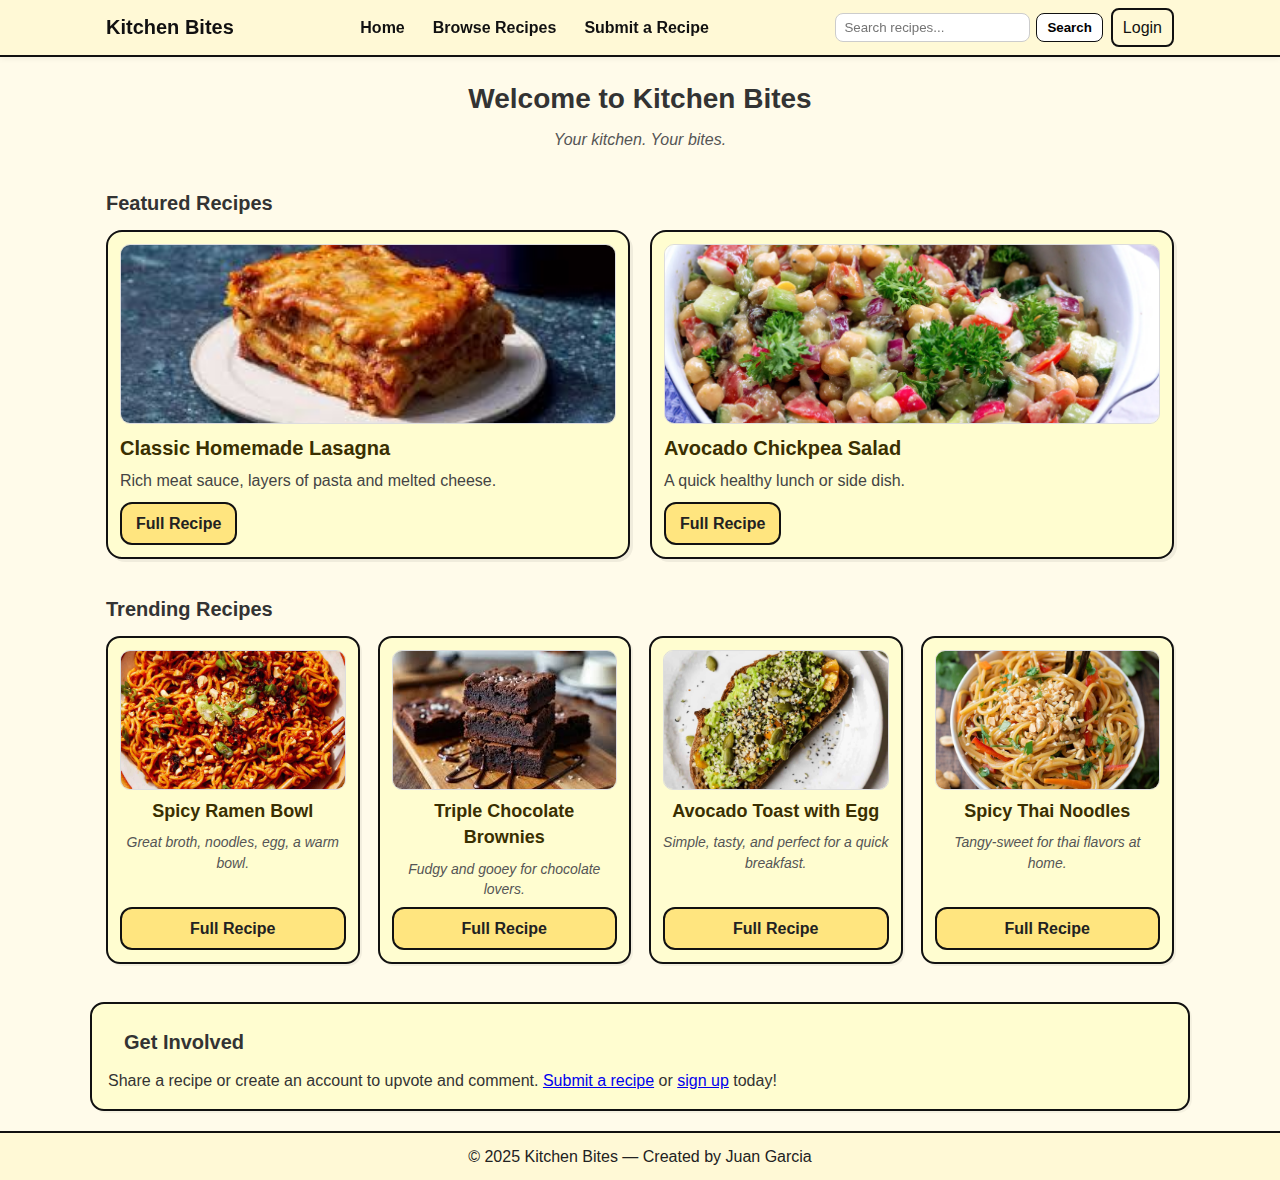
<file: index.html>
<!DOCTYPE html>
<html lang="en">
<head>
  <!-- meta tags -->
  <meta charset="utf-8" />
  <meta name="viewport" content="width=device-width,initial-scale=1" />
  <meta name="description" content="Kitchen Bites - Share and discover delicious home-cooked recipes." />
  <meta name="keywords" content="recipes, cooking, share recipes, home cooking, food blog, easy meals, kitchen bites" />
  <meta name="author" content="Juan Garcia" />
  <title>Kitchen Bites — Home</title>

  <!-- load global stylesheet -->
  <link rel="stylesheet" href="style.css" />
</head>
<body>
  <!-- site-wide navigation -->
  <nav class="navbar" role="navigation" aria-label="Main navigation">
    <div class="nav-container">
      <div class="nav-left">
        <a class="nav-logo" href="index.html" aria-label="Kitchen Bites Home"><span>Kitchen Bites</span></a>
      </div>

      <div class="nav-center" role="menubar" aria-label="Main links">
        <a class="nav-link" href="index.html">Home</a>
        <a class="nav-link" href="browse.html">Browse Recipes</a>
        <a class="nav-link" href="submit.html">Submit a Recipe</a>
      </div>

      <div class="nav-right">
        <!-- search form -->
        <form class="search-form" action="browse.html" method="get" role="search" aria-label="Search recipes">
          <input type="search" name="q" placeholder="Search recipes..." aria-label="Search recipes" />
          <button type="submit">Search</button>
        </form>
        <a class="login-link" href="login.html">Login</a>
      </div>
    </div>
  </nav>

  <!-- Hero banner introducing the site -->
  <header class="page-hero">
    <h1 class="hero-title">Welcome to Kitchen Bites</h1>
    <p class="hero-sub">Your kitchen. Your bites.</p>
  </header>

  <main>
    <!-- featured recipes section -->
    <section class="featured-section" aria-labelledby="featured-heading">
      <h2 id="featured-heading" class="section-title">Featured Recipes</h2>

      <div class="featured-container">
        <!-- first featured card  -->
        <article class="featured-card">
          <img src="images/lasagna.jpeg" alt="Classic homemade lasagna on a plate" />
          <div class="featured-content">
            <h3 class="featured-title">Classic Homemade Lasagna</h3>
            <p class="featured-desc">Rich meat sauce, layers of pasta and melted cheese.</p>
            <a class="full-recipe-button" href="recipe-lasagna.html">Full Recipe</a>
          </div>
        </article>

        <!-- second eatured card -->
        <article class="featured-card">
          <img src="images/avocado-salad.webp" alt="Avocado chickpea salad in bowl" />
          <div class="featured-content">
            <h3 class="featured-title">Avocado Chickpea Salad</h3>
            <p class="featured-desc">A quick healthy lunch or side dish.</p>
            <a class="full-recipe-button" href="recipe-avocado-salad.html">Full Recipe</a>
          </div>
        </article>
      </div>
    </section>

    <!-- trending recipes section -->
    <section class="trending-section" aria-labelledby="trending-heading">
      <h2 id="trending-heading" class="section-title">Trending Recipes</h2>

      <div class="trending-grid">
        <article class="trend-card">
          <img src="images/spicy-ramen.jpg" alt="Spicy ramen bowl" />
          <h4 class="recipe-title">Spicy Ramen Bowl</h4>
          <p class="recipe-desc small">Great broth, noodles, egg, a warm bowl.</p>
          <a class="full-recipe-button" href="recipe-ramen.html">Full Recipe</a>
        </article>

        <article class="trend-card">
          <img src="images/chocolate-brownies.jpeg" alt="Triple chocolate brownies" />
          <h4 class="recipe-title">Triple Chocolate Brownies</h4>
          <p class="recipe-desc small">Fudgy and gooey for chocolate lovers.</p>
          <a class="full-recipe-button" href="recipe-brownies.html">Full Recipe</a>
        </article>

        <article class="trend-card">
          <img src="images/avocado-toast.jpg" alt="Avocado toast with egg" />
          <h4 class="recipe-title">Avocado Toast with Egg</h4>
          <p class="recipe-desc small">Simple, tasty, and perfect for a quick breakfast.</p>
          <a class="full-recipe-button" href="recipe-avocado-toast.html">Full Recipe</a>
        </article>

        <article class="trend-card">
          <img src="images/thai-noodles.jpg" alt="Spicy Thai noodles" />
          <h4 class="recipe-title">Spicy Thai Noodles</h4>
          <p class="recipe-desc small">Tangy-sweet for thai flavors at home.</p>
          <a class="full-recipe-button" href="recipe-thai-noodles.html">Full Recipe</a>
        </article>
      </div>
    </section>

    <!-- for user engagement -->
    <section class="info-box" aria-labelledby="cta-heading">
      <h2 id="cta-heading" class="section-title">Get Involved</h2>
      <p>Share a recipe or create an account to upvote and comment. <a href="submit.html">Submit a recipe</a> or <a href="signup.html">sign up</a> today!</p>
    </section>
  </main>

  <!-- footer -->
  <footer>
    <p>&copy; 2025 Kitchen Bites — Created by Juan Garcia</p>
  </footer>
</body>
</html>
</file>
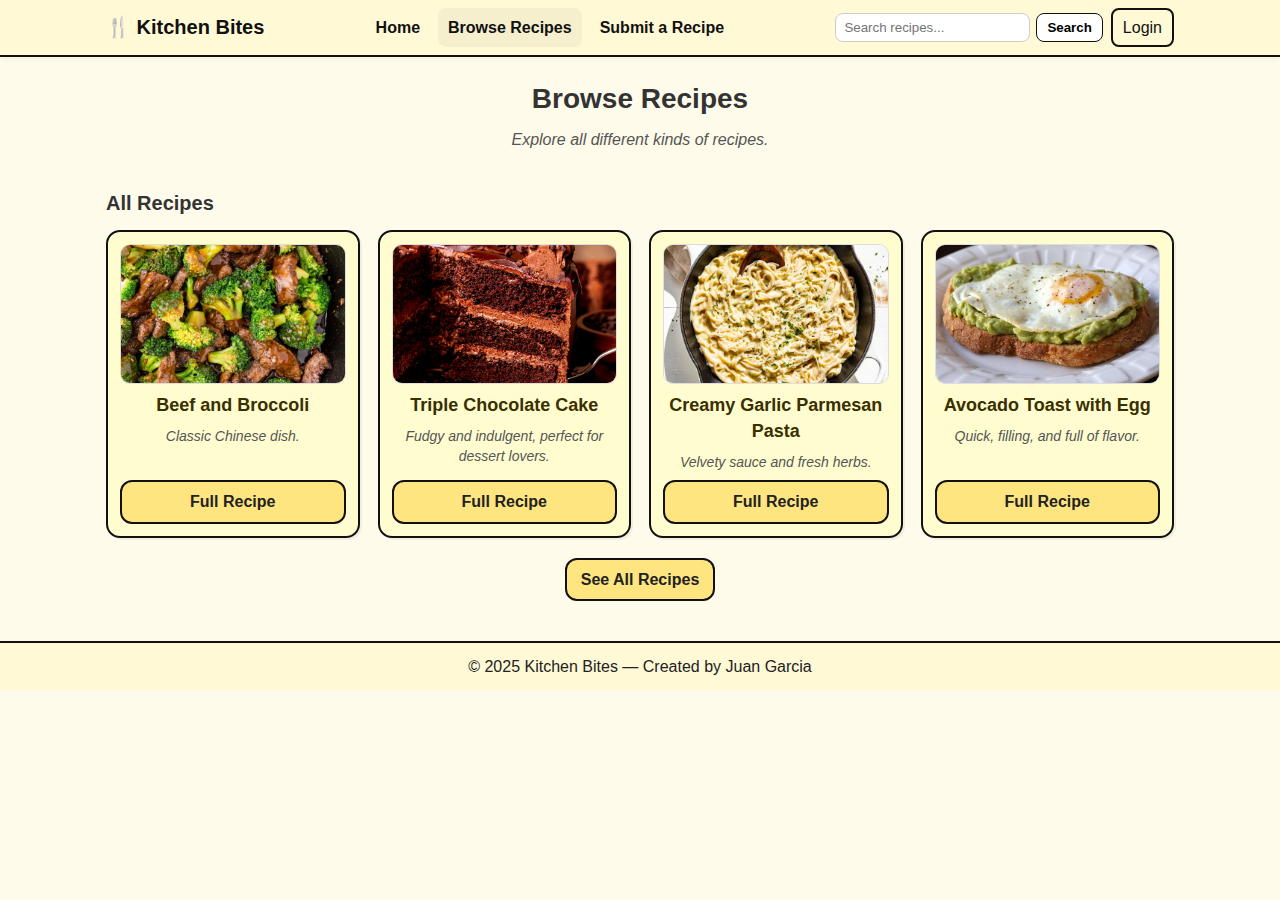
<file: browse.html>
<!DOCTYPE html>
<html lang="en">
<head>
  <!-- metadata for engagement -->
  <meta charset="utf-8" />
  <meta name="viewport" content="width=device-width,initial-scale=1" />
  <meta name="description" content="Browse a variety of delicious, user-submitted recipes on Kitchen Bites." />
  <meta name="keywords" content="browse recipes, kitchen bites, food ideas, meals, home cooking, popular recipes" />
  <meta name="author" content="Juan Garcia" />
  <title>Kitchen Bites — Browse Recipes</title>
  <link rel="stylesheet" href="style.css" />
</head>
<body>
  <!-- nav bar -->
  <nav class="navbar" role="navigation" aria-label="Main navigation">
    <div class="nav-container">
      <div class="nav-left">
        <a class="nav-logo" href="index.html" aria-label="Kitchen Bites Home">🍴 <span>Kitchen Bites</span></a>
      </div>
      <div class="nav-center" role="menubar" aria-label="Primary links">
        <a class="nav-link" href="index.html">Home</a>
        <a class="nav-link active" href="browse.html">Browse Recipes</a>
        <a class="nav-link" href="submit.html">Submit a Recipe</a>
      </div>
      <div class="nav-right">
        <!-- Search field -->
        <form class="search-form" action="browse.html" method="get" role="search" aria-label="Search recipes">
          <input type="search" name="q" placeholder="Search recipes..." aria-label="Search recipes" />
          <button type="submit">Search</button>
        </form>
        <a class="login-link" href="login.html">Login</a>
      </div>
    </div>
  </nav>

  <!-- Page heading -->
  <header class="page-hero">
    <h1 class="hero-title">Browse Recipes</h1>
    <p class="hero-sub">Explore all different kinds of recipes.</p>
  </header>

  <main>
    <!-- Recipe grid section -->
    <section class="trending-section" aria-labelledby="browse-heading">
      <h2 id="browse-heading" class="section-title">All Recipes</h2>

      <div class="trending-grid">
        <article class="trend-card">
          <img src="images/beefandbroccoli.jpg" alt="beefandbroccoli" />
          <h4 class="recipe-title">Beef and Broccoli</h4>
          <p class="recipe-desc small">Classic Chinese dish.</p>
          <a class="full-recipe-button" href="beefandbroccoli.html">Full Recipe</a>
        </article>

        <article class="trend-card">
          <img src="images/chocolatecake.jpg" alt="Triple chocolate cake" />
          <h4 class="recipe-title">Triple Chocolate Cake</h4>
          <p class="recipe-desc small">Fudgy and indulgent, perfect for dessert lovers.</p>
          <a class="full-recipe-button" href="recipe-cake.html">Full Recipe</a>
        </article>

        <article class="trend-card">
          <img src="images/parmesanpasta.jpg" alt="Creamy garlic parmesan pasta" />
          <h4 class="recipe-title">Creamy Garlic Parmesan Pasta</h4>
          <p class="recipe-desc small">Velvety sauce and fresh herbs.</p>
          <a class="full-recipe-button" href="recipe-garlic-pasta.html">Full Recipe</a>
        </article>

        <article class="trend-card">
          <img src="images/avocadoegg.jpg" alt="Avocado toast with egg" />
          <h4 class="recipe-title">Avocado Toast with Egg</h4>
          <p class="recipe-desc small">Quick, filling, and full of flavor.</p>
          <a class="full-recipe-button" href="recipe-avocado-toast.html">Full Recipe</a>
        </article>
      </div>

      <!-- see all recipes button -->
      <div style="text-align:center; margin-top:20px;">
        <a class="full-recipe-button" href="all-recipes.html">See All Recipes</a>
      </div>
    </section>
  </main>

  <footer>
    <p>&copy; 2025 Kitchen Bites — Created by Juan Garcia</p>
  </footer>
</body>
</html>
</file>
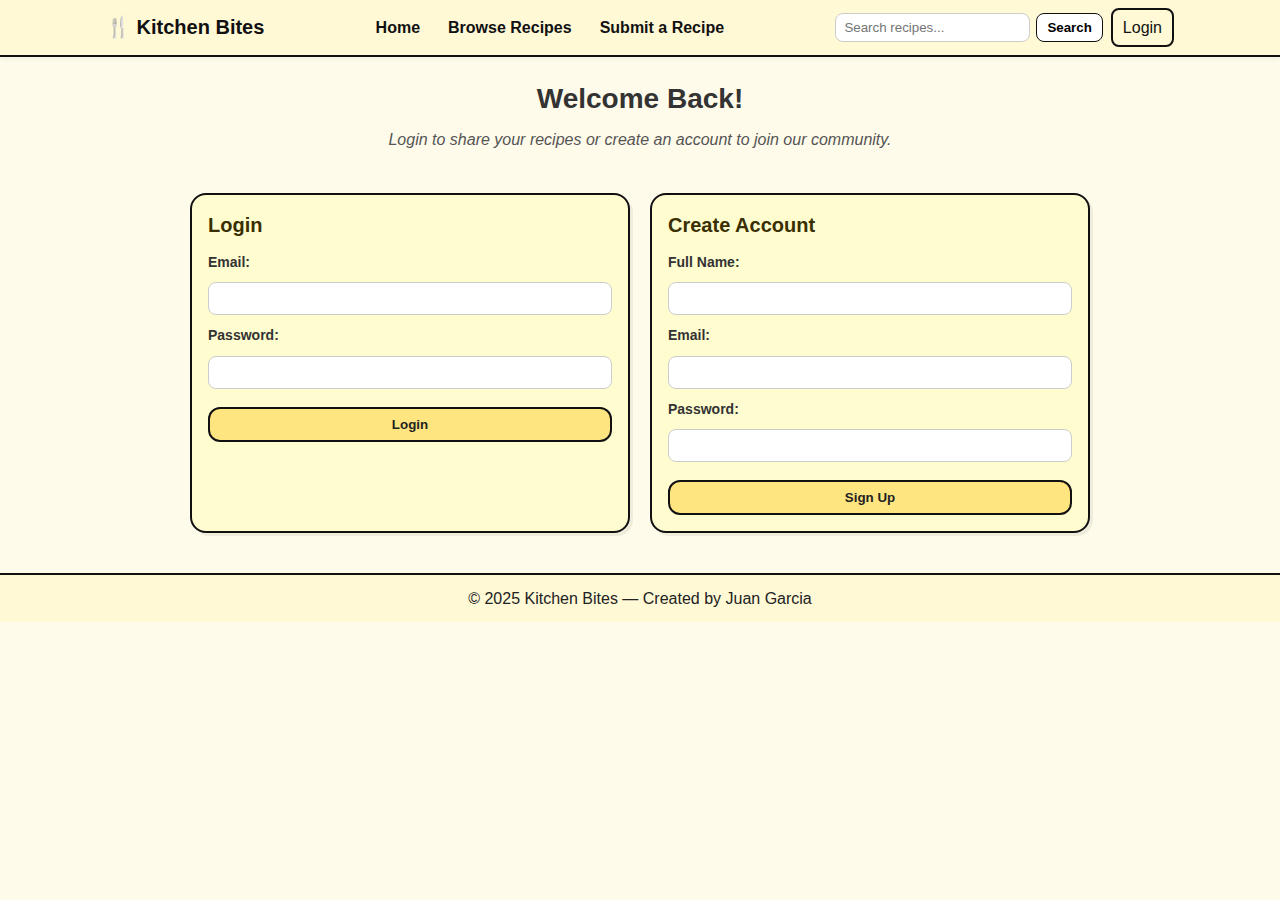
<file: login.html>
<!DOCTYPE html>
<html lang="en">
<head>
  <!-- metadata for page info and SEO -->
  <meta charset="utf-8" />
  <meta name="viewport" content="width=device-width,initial-scale=1" />
  <meta name="description" content="Kitchen Bites - Login or create an account to share recipes." />
  <meta name="keywords" content="login, sign up, create account, recipes, kitchen bites" />
  <meta name="author" content="Juan Garcia" />
  <title>Kitchen Bites — Login</title>

  <!-- stylesheet -->
  <link rel="stylesheet" href="style.css" />
</head>
<body>
  <!-- navbar -->
  <nav class="navbar" role="navigation" aria-label="Main navigation">
    <div class="nav-container">
      <div class="nav-left">
        <a class="nav-logo" href="index.html" aria-label="Kitchen Bites Home">🍴 <span>Kitchen Bites</span></a>
      </div>
      <div class="nav-center" role="menubar" aria-label="Primary navigation">
        <a class="nav-link" href="index.html">Home</a>
        <a class="nav-link" href="browse.html">Browse Recipes</a>
        <a class="nav-link" href="submit.html">Submit a Recipe</a>
      </div>
      <div class="nav-right">
        <!-- site search -->
        <form class="search-form" action="browse.html" method="get" role="search" aria-label="Search recipes">
          <input type="search" name="q" placeholder="Search recipes..." aria-label="Search recipes" />
          <button type="submit">Search</button>
        </form>
        <a class="login-link" href="login.html">Login</a>
      </div>
    </div>
  </nav>

  <!-- hero header -->
  <header class="page-hero">
    <h1 class="hero-title">Welcome Back!</h1>
    <p class="hero-sub">Login to share your recipes or create an account to join our community.</p>
  </header>

  <main>
    <!-- login and signup forms -->
    <section class="auth-section" aria-labelledby="auth-heading">
      <div class="auth-container">
        <!-- login form -->
        <article class="auth-card">
          <h2 id="auth-heading">Login</h2>
          <form action="#" method="post" class="auth-form">
            <label for="login-email">Email:</label>
            <input type="email" id="login-email" name="login-email" required>

            <label for="login-password">Password:</label>
            <input type="password" id="login-password" name="login-password" required>

            <button type="submit" class="full-recipe-button">Login</button>
          </form>
        </article>

        <!-- signup form -->
        <article class="auth-card">
          <h2>Create Account</h2>
          <form action="#" method="post" class="auth-form">
            <label for="signup-name">Full Name:</label>
            <input type="text" id="signup-name" name="signup-name" required>

            <label for="signup-email">Email:</label>
            <input type="email" id="signup-email" name="signup-email" required>

            <label for="signup-password">Password:</label>
            <input type="password" id="signup-password" name="signup-password" required>

            <button type="submit" class="full-recipe-button">Sign Up</button>
          </form>
        </article>
      </div>
    </section>
  </main>

  <!-- footer -->
  <footer>
    <p>&copy; 2025 Kitchen Bites — Created by Juan Garcia</p>
  </footer>

  <!-- form styling -->
  <style>
    .auth-section {
      padding: 20px 1rem;
    }
    .auth-container {
      max-width: 900px;
      margin: 0 auto;
      display: flex;
      gap: 20px;
      flex-wrap: wrap;
      justify-content: center;
    }
    .auth-card {
      background-color: var(--card-yellow);
      border: 2px solid var(--black);
      border-radius: 16px;
      padding: 16px;
      flex: 1 1 300px;
      box-shadow: 3px 3px 0 rgba(0,0,0,0.06);
    }
    .auth-card h2 {
      font-size: 20px;
      margin-bottom: 12px;
      color: #3a2f00;
    }
    .auth-form {
      display: flex;
      flex-direction: column;
      gap: 10px;
    }
    .auth-form label {
      font-weight: bold;
      font-size: 14px;
    }
    .auth-form input {
      padding: 8px;
      border-radius: 8px;
      border: 1px solid #ccc;
    }
    .auth-form button {
      margin-top: 8px;
    }
  </style>
</body>
</html>
</file>
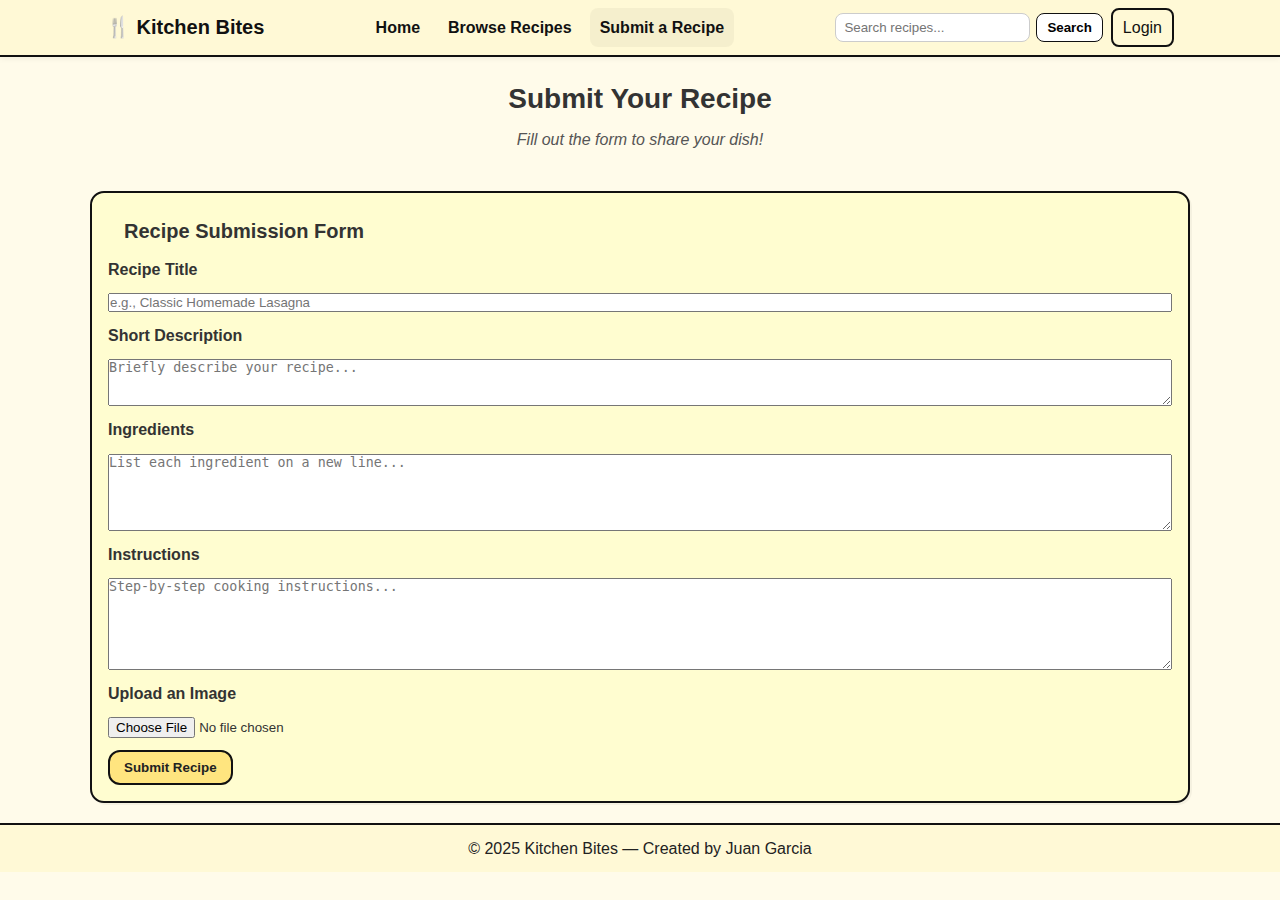
<file: submit.html>
<!DOCTYPE html>
<html lang="en">
<head>
  <!-- metadata -->
  <meta charset="utf-8" />
  <meta name="viewport" content="width=device-width,initial-scale=1" />
  <meta name="description" content="Submit your own recipe to share with the Kitchen Bites community." />
  <meta name="keywords" content="submit recipe, share recipe, kitchen bites, food, cooking" />
  <meta name="author" content="Juan Garcia" />
  <title>Kitchen Bites — Submit a Recipe</title>

  <!-- stylesheet -->
  <link rel="stylesheet" href="style.css" />
</head>
<body>
  <!-- nav bar -->
  <nav class="navbar" role="navigation" aria-label="Main navigation">
    <div class="nav-container">
      <div class="nav-left">
        <a class="nav-logo" href="index.html" aria-label="Kitchen Bites Home">🍴 <span>Kitchen Bites</span></a>
      </div>

      <div class="nav-center" role="menubar" aria-label="Primary navigation">
        <a class="nav-link" href="index.html">Home</a>
        <a class="nav-link" href="browse.html">Browse Recipes</a>
        <a class="nav-link active" href="submit.html">Submit a Recipe</a>
      </div>

      <div class="nav-right">
        <!-- search field sends queries to browse page -->
        <form class="search-form" action="browse.html" method="get" role="search" aria-label="Search recipes">
          <input type="search" name="q" placeholder="Search recipes..." aria-label="Search recipes" />
          <button type="submit">Search</button>
        </form>
        <a class="login-link" href="login.html">Login</a>
      </div>
    </div>
  </nav>

  <!-- page heading -->
  <header class="page-hero">
    <h1 class="hero-title">Submit Your Recipe</h1>
    <p class="hero-sub">Fill out the form to share your dish!</p>
  </header>

  <main>
    <!-- form area for recipe submission -->
    <section class="info-box" aria-labelledby="submit-heading">
      <h2 id="submit-heading" class="section-title">Recipe Submission Form</h2>
      <form action="thank-you.html" method="post" enctype="multipart/form-data" style="display:flex; flex-direction:column; gap:12px;">

        <!-- recipe title input -->
        <label for="recipe-title"><strong>Recipe Title</strong></label>
        <input type="text" id="recipe-title" name="recipe-title" placeholder="e.g., Classic Homemade Lasagna" required />

        <!--  description -->
        <label for="description"><strong>Short Description</strong></label>
        <textarea id="description" name="description" rows="3" placeholder="Briefly describe your recipe..." required></textarea>

        <!-- ingredients text area -->
        <label for="ingredients"><strong>Ingredients</strong></label>
        <textarea id="ingredients" name="ingredients" rows="5" placeholder="List each ingredient on a new line..." required></textarea>

        <!-- cooking instructions -->
        <label for="instructions"><strong>Instructions</strong></label>
        <textarea id="instructions" name="instructions" rows="6" placeholder="Step-by-step cooking instructions..." required></textarea>

        <!-- image upload -->
        <label for="image"><strong>Upload an Image</strong></label>
        <input type="file" id="image" name="image" accept="image/*" />

        <!-- submit button -->
        <button type="submit" class="full-recipe-button" style="align-self:flex-start;">Submit Recipe</button>
      </form>
    </section>
  </main>

  <!-- footer -->
  <footer>
    <p>&copy; 2025 Kitchen Bites — Created by Juan Garcia</p>
  </footer>
</body>
</html>
</file>
<file: style.css>
/* color variables, makes it so much easier for changing colors  */
:root{
  --cream: #fffbea;         /* background for page body */
  --light-yellow: #fff9d6;  /* navbar and header sections */
  --card-yellow: #fffdd0;   /* alternate card background */
  --accent: #cc6600;        /* button/link accent */
  --black: #111;            /* border and text contrast */
}

/* reset */
* { 
  box-sizing: border-box; 
  margin: 0; 
  padding: 0; 
}

/* body styles  */
body{
  font-family: Arial, sans-serif;
  background-color: var(--cream);
  color: #333;
  line-height: 1.45;
}

/* navbar styling */
.navbar{
  background-color: var(--light-yellow);
  border-bottom: 2px solid var(--black);
  position: sticky;
  top: 0;
  z-index: 100; /* keeps navbar above content */
  box-shadow: 0 2px 6px rgba(0,0,0,0.05);
}

.nav-container{
  max-width: 1100px;
  margin: 0 auto;
  display: flex;
  gap: 1rem;
  align-items: center;
  justify-content: space-between;
  padding: 0.5rem 1rem;
  flex-wrap: wrap; /* allows wrapping on smaller screens */
}

.nav-left { 
  display:flex; 
  align-items:center; 
  gap:0.5rem; 
}

.nav-logo{
  font-weight:700;
  color: var(--black);
  text-decoration: none;
  font-size: 20px;
}

/* Center section of navbar */
.nav-center{
  display:flex;
  gap: 0.5rem;
  justify-content:center;
  flex: 1 1 auto;
}

.nav-link{
  color: var(--black);
  text-decoration: none;
  padding: 8px 10px;
  border-radius: 8px;
  font-weight:600;
}

.nav-link:hover, 
.nav-link.active{
  background-color: rgba(0,0,0,0.04);
}

/* right side of navbar, the search and login*/
.nav-right{
  display:flex;
  gap: 0.5rem;
  align-items:center;
}

/* Search form */
.search-form{
  display:flex;
  gap: 6px;
  align-items:center;
}

.search-form input[type="search"]{
  padding: 6px 8px;
  border-radius: 8px;
  border: 1px solid #ccc;
  min-width: 140px;
}

.search-form button{
  padding: 6px 10px;
  border-radius: 8px;
  border: 1px solid var(--black);
  background-color: #fff;
  font-weight:600;
  cursor:pointer;
}

.login-link{
  padding: 6px 10px;
  border-radius: 8px;
  text-decoration:none;
  color:var(--black);
  border: 2px solid var(--black);
  background: var(--light-yellow);
}

/*  hero sections */
.page-hero{
  text-align:center;
  padding: 22px 12px;
}

.hero-title{
  font-size: 28px;
  margin-bottom: 8px;
}

.hero-sub{ 
  color:#555; 
  font-style: italic; 
}

/* Section titles for consistent look across pages */
.section-title{
  font-size: 20px;
  margin: 8px 0 12px;
  text-align:left;
  max-width:1100px;
  margin-left:auto;
  margin-right:auto;
  padding: 0 1rem;
}

/* featured recipes and two-card layout for desktops */
.featured-section{ 
  padding: 8px 0 20px; 
}

.featured-container{
  max-width:1100px;
  margin: 0 auto;
  display:flex;
  gap: 20px;
  justify-content: space-between;
  padding: 0 1rem;
  align-items: stretch;
}

.featured-card{
  background-color: var(--card-yellow);
  border: 2px solid var(--black);
  border-radius: 16px;
  padding: 12px;
  width: calc(50% - 10px);
  box-shadow: 3px 3px 0 rgba(0,0,0,0.06);
  display:flex;
  flex-direction:column;
  align-items: stretch;
}

.featured-card img{
  width:100%;
  height:180px;
  object-fit:cover;
  border-radius:10px;
  margin-bottom:10px;
  border:1px solid #ddd;
}

.featured-title{
  font-size: 20px;
  color: #3a2f00;
  margin-bottom:6px;
}

.featured-desc{ 
  color:#444; 
  margin-bottom:10px; 
}

/*  trending recipe grid and responsive card layout */
.trending-section{ 
  padding: 8px 0 20px; 
}

.trending-grid{
  max-width:1100px;
  margin: 0 auto;
  padding: 0 1rem;
  display: grid;
  grid-template-columns: repeat(auto-fit, minmax(220px, 1fr));
  gap: 18px;
}

.trend-card{
  background-color: var(--card-yellow);
  border: 2px solid var(--black);
  border-radius: 14px;
  padding: 12px;
  text-align:center;
  box-shadow: 2px 2px 0 rgba(0,0,0,0.05);
  display:flex;
  flex-direction:column;
  gap:8px;
}

.trend-card img{
  width:100%;
  height:140px;
  object-fit:cover;
  border-radius:10px;
  border:1px solid #ddd;
}

.recipe-title{ 
  font-size:18px; 
  color:#3a2f00; 
  margin:0; 
}

.recipe-desc.small{ 
  font-size:14px; 
  color:#555; 
  font-style: italic; 
}

/*  buttons  */
.full-recipe-button{
  display:inline-block;
  margin-top:auto; /* pushes button to bottom when possible */
  background-color: #ffe57f;
  color:#222;
  padding:8px 14px;
  border-radius: 12px;
  border: 2px solid #111;
  text-decoration:none;
  font-weight:700;
  transition: transform 0.18s ease, box-shadow 0.18s ease;
}

.full-recipe-button:hover{
  transform: translateY(-3px) scale(1.02);
  box-shadow: 3px 4px 0 rgba(0,0,0,0.12);
}

/* info */
.info-box{
  max-width:1100px;
  margin: 18px auto;
  padding: 16px;
  background: var(--card-yellow);
  border-radius: 14px;
  border: 2px solid var(--black);
  box-shadow: 2px 2px rgba(0,0,0,0.04);
  padding-left: 1rem;
  padding-right: 1rem;
}

/*  footer */
footer{
  text-align:center;
  margin-top: 20px;
  padding: 12px;
  border-top: 2px solid var(--black);
  background: var(--light-yellow);
  color:#222;
}

/*  for responsiveness */
@media (max-width: 900px){
  .featured-card img{ height:160px; }
  .nav-center{ justify-content: center; gap: 8px; }
  .search-form input[type="search"]{ min-width: 120px; }
}

@media (max-width: 700px){
  /* Stack navbar vertically */
  .nav-container{ 
    flex-direction: column; 
    align-items: stretch; 
    gap:0.6rem; 
    padding: 0.6rem 0.8rem; 
  }
  .nav-center{ order: 3; justify-content: space-around; flex-wrap:wrap; }
  .nav-right{ order: 2; justify-content: flex-end; gap:0.4rem; }

  /* Featured recipes stack */
  .featured-container{ flex-direction: column; }
  .featured-card{ width: 100%; }

  /* Trending grid to become a single-column */
  .trending-grid{ grid-template-columns: 1fr; }
  .trend-card img{ height: 180px; }
  .featured-card img{ height: 220px; }
  .search-form{ width:100%; display:flex; gap:6px; }
  .search-form input{ flex:1; width:auto; }
}

@media (max-width: 420px){
  .hero-title{ font-size: 22px; }
  .site-title{ font-size: 18px; }
  .featured-card img{ height: 180px; }
  .trend-card img{ height: 140px; }
}
</file>
